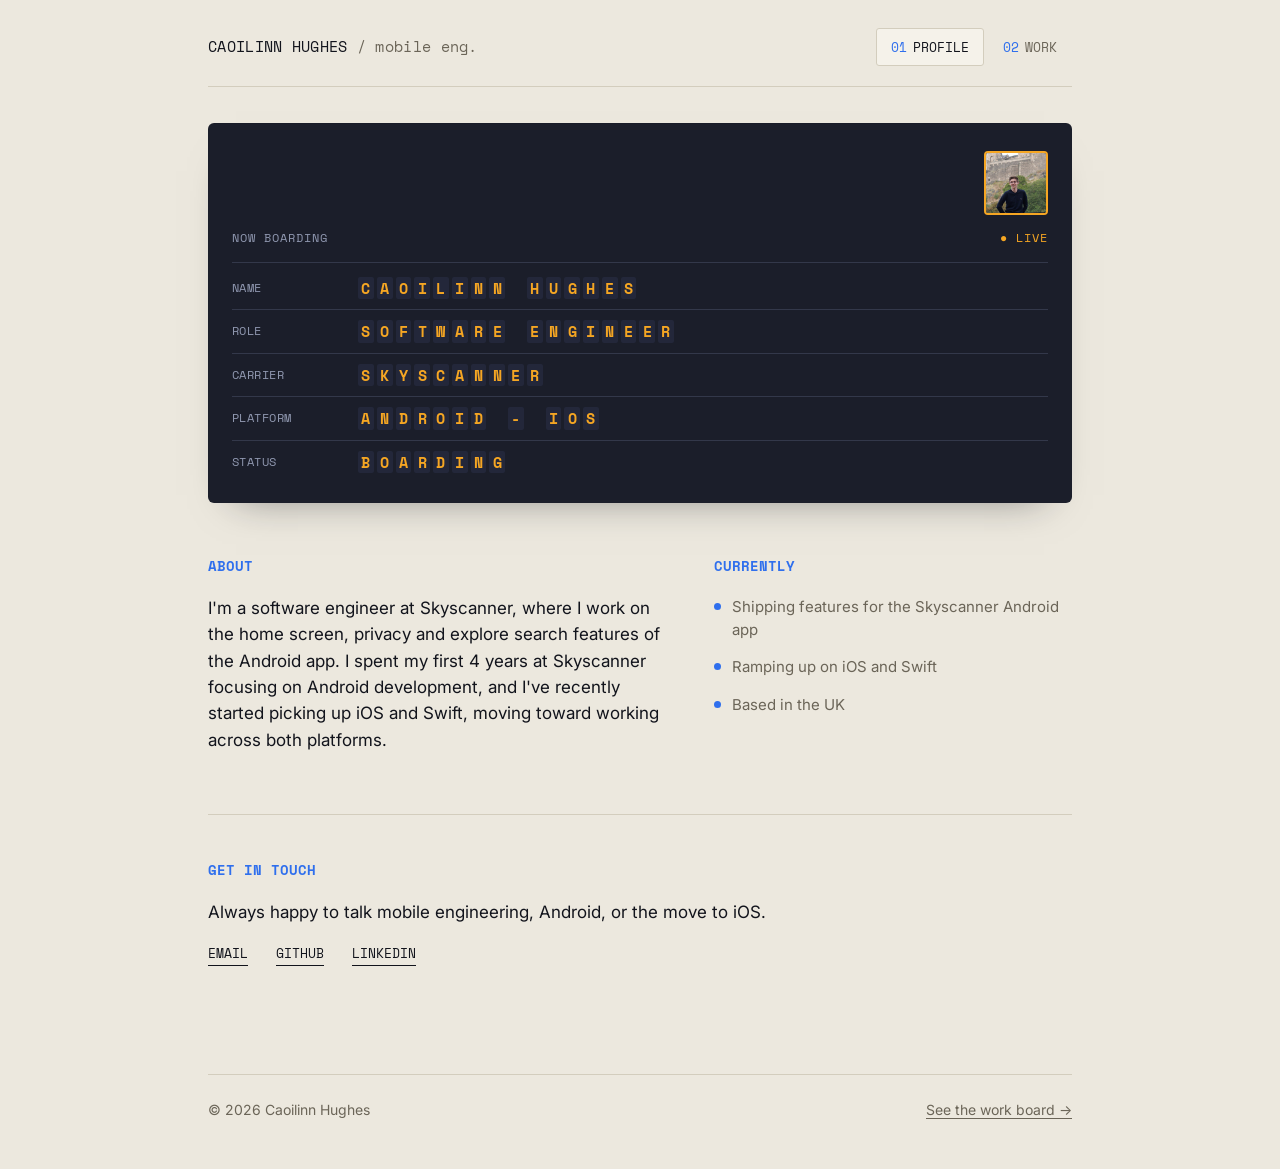
<file: index.html>
<!DOCTYPE html>
<html lang="en">
<head>
<meta charset="UTF-8">
<meta name="viewport" content="width=device-width, initial-scale=1.0">
<title>Caoilinn Hughes — Software Engineer</title>
<meta name="description" content="Caoilinn Hughes, software engineer at Skyscanner working on Android and iOS.">
<link rel="preconnect" href="https://fonts.googleapis.com">
<link rel="preconnect" href="https://fonts.gstatic.com" crossorigin>
<link href="https://fonts.googleapis.com/css2?family=Inter:wght@400;500;600;700&family=Space+Mono:wght@400;700&display=swap" rel="stylesheet">
<link rel="stylesheet" href="styles.css">
</head>
<body>

<div class="shell">
  <header class="topbar">
    <a class="mark" href="index.html">CAOILINN HUGHES<span> / mobile eng.</span></a>
    <nav aria-label="Primary">
      <ul class="gates">
        <li><a href="index.html" aria-current="page"><span class="gate-no">01</span>PROFILE</a></li>
        <li><a href="work.html"><span class="gate-no">02</span>WORK</a></li>
      </ul>
    </nav>
  </header>

  <main>
    <div class="board" role="img" aria-label="Departure board: Caoilinn Hughes, Software Engineer, Skyscanner, Android to iOS, status boarding">
        <div class="board-id">
            <img class="board-photo" src="profile.jpeg" alt="Caoilinn Hughes">
  </div>
      <div class="board-head">
        <span>NOW BOARDING</span>
        <span class="blink">● LIVE</span>
      </div>
      <div class="flap-row">
        <span class="flap-label">NAME</span>
        <span class="flap-value" data-flap="CAOILINN HUGHES"></span>
      </div>
      <div class="flap-row">
        <span class="flap-label">ROLE</span>
        <span class="flap-value" data-flap="SOFTWARE ENGINEER"></span>
      </div>
      <div class="flap-row">
        <span class="flap-label">CARRIER</span>
        <span class="flap-value" data-flap="SKYSCANNER"></span>
      </div>
      <div class="flap-row">
        <span class="flap-label">PLATFORM</span>
        <span class="flap-value" data-flap="ANDROID - IOS"></span>
      </div>
      <div class="flap-row">
        <span class="flap-label">STATUS</span>
        <span class="flap-value" data-flap="BOARDING"></span>
      </div>
    </div>

    <section class="block two-col">
      <div>
        <h2>ABOUT</h2>
        <p>
          I'm a software engineer at Skyscanner, where I work on the home screen, privacy and explore search features of the Android app. I spent my first 4 years at Skyscanner focusing on Android development, and I've recently started picking up iOS
          and Swift, moving toward working across both platforms.
        </p>
      </div>
      <div>
        <h2>CURRENTLY</h2>
        <ul class="now-list">
          <li>Shipping features for the Skyscanner Android app</li>
          <li>Ramping up on iOS and Swift</li>
          <li>Based in the UK</li>
        </ul>
      </div>
    </section>

    <section class="block">
      <h2>GET IN TOUCH</h2>
      <p style="margin-bottom: 18px;">Always happy to talk mobile engineering, Android, or the move to iOS.</p>
      <div class="contact-strip">
        <a href="mailto:caoilinn.hughes@outlook.com">EMAIL</a>
        <a href="https://github.com/Caoilinn" target="_blank" rel="noopener">GITHUB</a>
        <a href="https://www.linkedin.com/in/caoilinn-hughes" target="_blank" rel="noopener">LINKEDIN</a>
      </div>
    </section>
  </main>

  <footer class="sitefoot">
    <span>© 2026 Caoilinn Hughes</span>
    <a href="work.html">See the work board →</a>
  </footer>
</div>

<script src="script.js"></script>
</body>
</html>
</file>
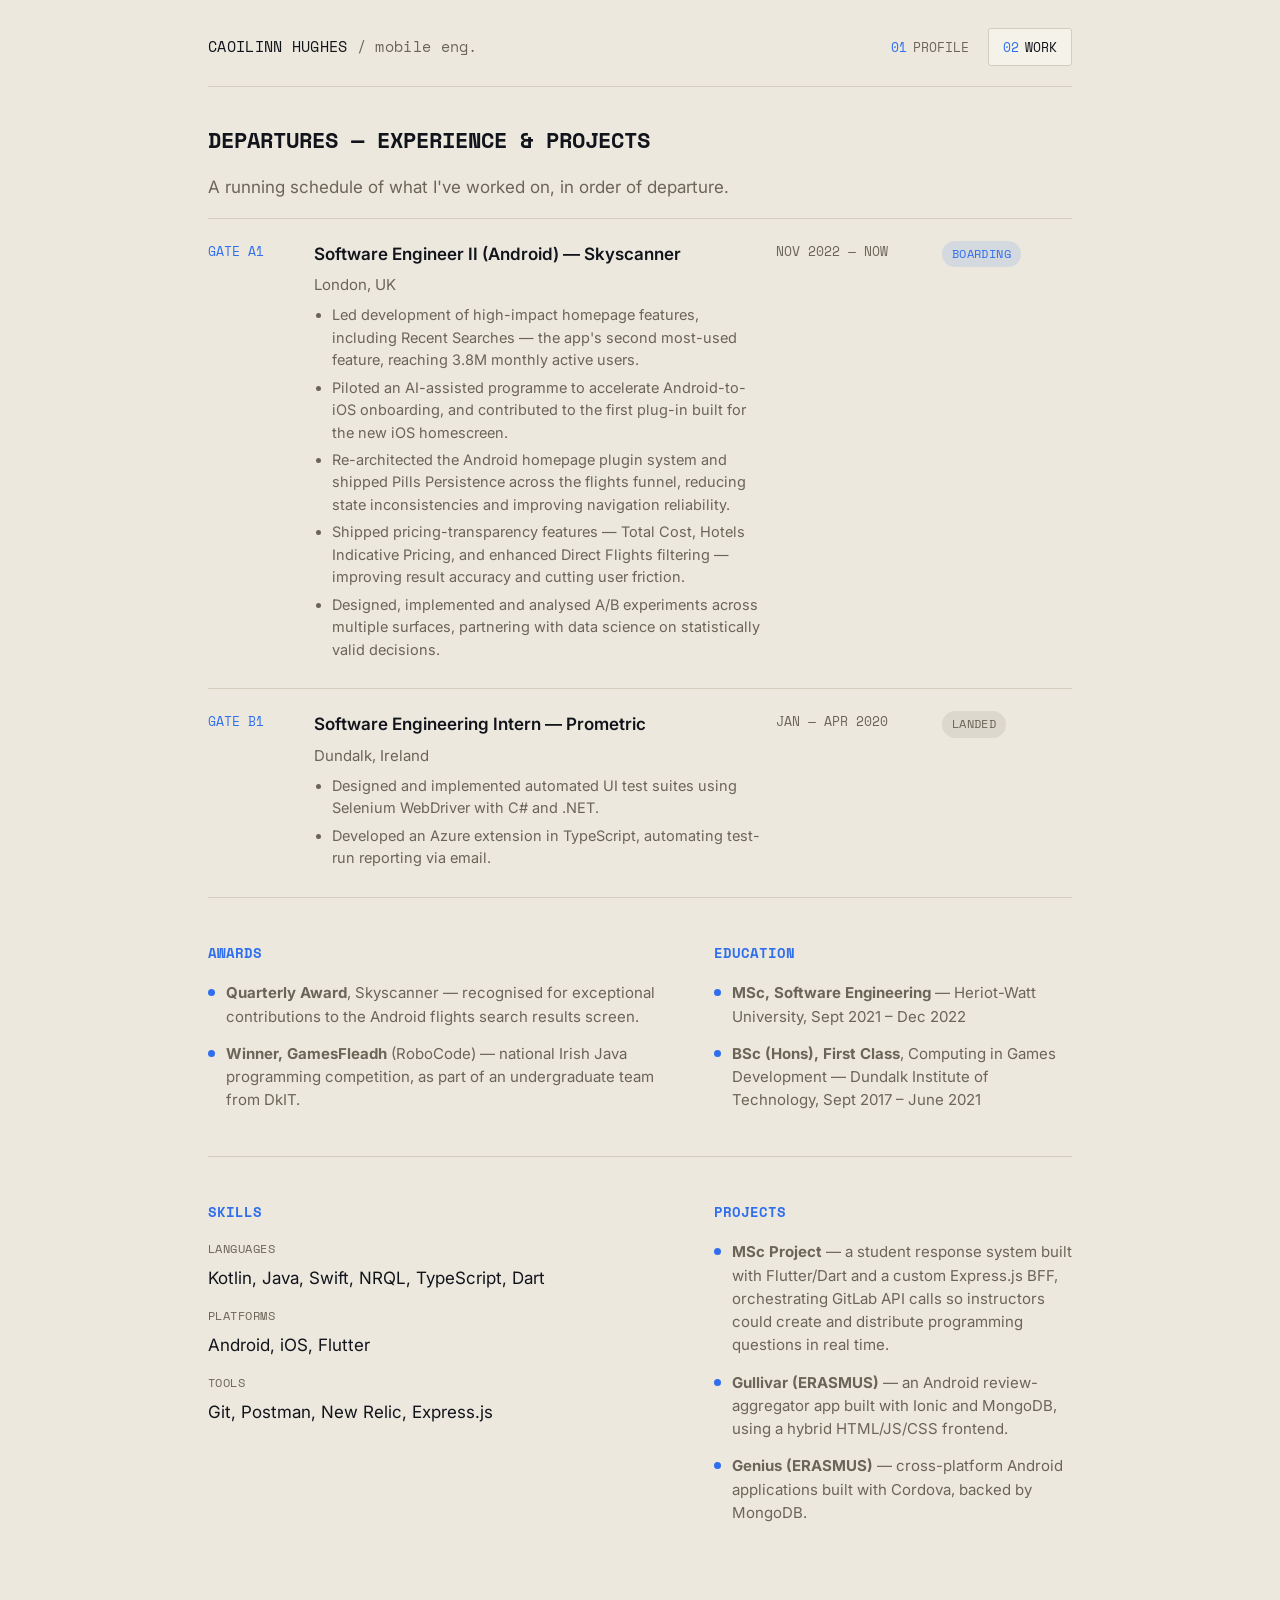
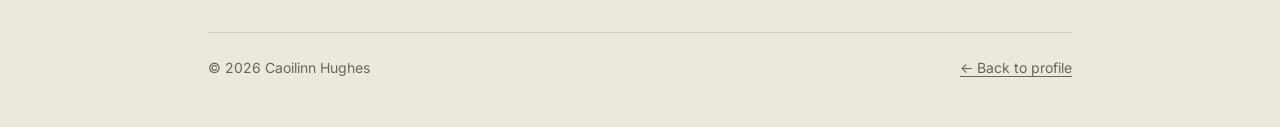
<file: work.html>
<!DOCTYPE html>
<html lang="en">
<head>
<meta charset="UTF-8">
<meta name="viewport" content="width=device-width, initial-scale=1.0">
<title>Work — Caoilinn Hughes</title>
<meta name="description" content="Experience, education and projects — Caoilinn Hughes, software engineer at Skyscanner.">
<link rel="preconnect" href="https://fonts.googleapis.com">
<link rel="preconnect" href="https://fonts.gstatic.com" crossorigin>
<link href="https://fonts.googleapis.com/css2?family=Inter:wght@400;500;600;700&family=Space+Mono:wght@400;700&display=swap" rel="stylesheet">
<link rel="stylesheet" href="styles.css">
</head>
<body>

<div class="shell">
  <header class="topbar">
    <a class="mark" href="index.html">CAOILINN HUGHES<span> / mobile eng.</span></a>
    <nav aria-label="Primary">
      <ul class="gates">
        <li><a href="index.html"><span class="gate-no">01</span>PROFILE</a></li>
        <li><a href="work.html" aria-current="page"><span class="gate-no">02</span>WORK</a></li>
      </ul>
    </nav>
  </header>

  <main>
    <div class="page-intro">
      <h1>DEPARTURES — EXPERIENCE &amp; PROJECTS</h1>
      <p>A running schedule of what I've worked on, in order of departure.</p>
    </div>

    <div class="schedule">

      <div class="schedule-row">
        <span class="gate">GATE A1</span>
        <div class="dest">
          <h3>Software Engineer II (Android) — Skyscanner</h3>
          <p>London, UK</p>
          <ul>
            <li>Led development of high-impact homepage features, including Recent Searches — the app's second most-used feature, reaching 3.8M monthly active users.</li>
            <li>Piloted an AI-assisted programme to accelerate Android-to-iOS onboarding, and contributed to the first plug-in built for the new iOS homescreen.</li>
            <li>Re-architected the Android homepage plugin system and shipped Pills Persistence across the flights funnel, reducing state inconsistencies and improving navigation reliability.</li>
            <li>Shipped pricing-transparency features — Total Cost, Hotels Indicative Pricing, and enhanced Direct Flights filtering — improving result accuracy and cutting user friction.</li>
            <li>Designed, implemented and analysed A/B experiments across multiple surfaces, partnering with data science on statistically valid decisions.</li>
          </ul>
        </div>
        <span class="when">NOV 2022 — NOW</span>
        <span class="status-pill active">BOARDING</span>
      </div>

      <div class="schedule-row">
        <span class="gate">GATE B1</span>
        <div class="dest">
          <h3>Software Engineering Intern — Prometric</h3>
          <p>Dundalk, Ireland</p>
          <ul>
            <li>Designed and implemented automated UI test suites using Selenium WebDriver with C# and .NET.</li>
            <li>Developed an Azure extension in TypeScript, automating test-run reporting via email.</li>
          </ul>
        </div>
        <span class="when">JAN — APR 2020</span>
        <span class="status-pill landed">LANDED</span>
      </div>

    </div>

    <section class="block two-col">
      <div>
        <h2>AWARDS</h2>
        <ul class="now-list">
          <li><strong>Quarterly Award</strong>, Skyscanner — recognised for exceptional contributions to the Android flights search results screen.</li>
          <li><strong>Winner, GamesFleadh</strong> (RoboCode) — national Irish Java programming competition, as part of an undergraduate team from DkIT.</li>
        </ul>
      </div>
      <div>
        <h2>EDUCATION</h2>
        <ul class="now-list">
          <li><strong>MSc, Software Engineering</strong> — Heriot-Watt University, Sept 2021 – Dec 2022</li>
          <li><strong>BSc (Hons), First Class</strong>, Computing in Games Development — Dundalk Institute of Technology, Sept 2017 – June 2021</li>
        </ul>
      </div>
    </section>

    <section class="block two-col">
      <div>
        <h2>SKILLS</h2>
        <div class="skill-group">
          <h3>LANGUAGES</h3>
          <p>Kotlin, Java, Swift, NRQL, TypeScript, Dart</p>
        </div>
        <div class="skill-group">
          <h3>PLATFORMS</h3>
          <p>Android, iOS, Flutter</p>
        </div>
        <div class="skill-group">
          <h3>TOOLS</h3>
          <p>Git, Postman, New Relic, Express.js</p>
        </div>
      </div>
      <div>
        <h2>PROJECTS</h2>
        <ul class="now-list">
          <li><strong>MSc Project</strong> — a student response system built with Flutter/Dart and a custom Express.js BFF, orchestrating GitLab API calls so instructors could create and distribute programming questions in real time.</li>
          <li><strong>Gullivar (ERASMUS)</strong> — an Android review-aggregator app built with Ionic and MongoDB, using a hybrid HTML/JS/CSS frontend.</li>
          <li><strong>Genius (ERASMUS)</strong> — cross-platform Android applications built with Cordova, backed by MongoDB.</li>
        </ul>
      </div>
    </section>
  </main>

  <footer class="sitefoot">
    <span>© 2026 Caoilinn Hughes</span>
    <a href="index.html">← Back to profile</a>
  </footer>
</div>

<script src="script.js"></script>
</body>
</html>
</file>
<file: styles.css>
/* ============================================================
   Caoilinn Hughes — profile site
   Design concept: an airport departures board.
   Software that ships to a gate, a platform, a destination —
   fitting language for a mobile engineer moving Android → iOS.
   ============================================================ */

:root {
  --ink: #12141c;
  --paper: #ece8de;
  --paper-raised: #f5f2ea;
  --board: #1b1e2a;
  --board-line: #33384a;
  --flap-amber: #f5a623;
  --signal-blue: #2f6fed;
  --line: #d3cdbd;
  --muted: #6b6558;
  --muted-on-board: #9098b0;

  --font-board: "Space Mono", "JetBrains Mono", ui-monospace, monospace;
  --font-body: "Inter", "Helvetica Neue", Arial, sans-serif;

  --measure: 62ch;
}

* { box-sizing: border-box; }

html { scroll-behavior: smooth; }

@media (prefers-reduced-motion: reduce) {
  html { scroll-behavior: auto; }
  * { animation-duration: 0.001ms !important; animation-iteration-count: 1 !important; transition-duration: 0.001ms !important; }
}

body {
  margin: 0;
  background: var(--paper);
  color: var(--ink);
  font-family: var(--font-body);
  font-size: 17px;
  line-height: 1.55;
  -webkit-font-smoothing: antialiased;
}

a { color: inherit; }

img { max-width: 100%; }

::selection { background: var(--flap-amber); color: var(--ink); }

:focus-visible {
  outline: 2px solid var(--signal-blue);
  outline-offset: 3px;
  border-radius: 2px;
}

/* ---------- shell / nav ---------- */

.shell {
  max-width: 920px;
  margin: 0 auto;
  padding: 0 28px;
}

.topbar {
  display: flex;
  align-items: center;
  justify-content: space-between;
  padding: 28px 0 20px;
  border-bottom: 1px solid var(--line);
}

.mark {
  font-family: var(--font-board);
  font-size: 15px;
  letter-spacing: 0.02em;
  text-decoration: none;
  color: var(--ink);
}

.mark span { color: var(--muted); }

.gates {
  display: flex;
  gap: 4px;
  list-style: none;
  margin: 0;
  padding: 0;
}

.gates a {
  display: block;
  font-family: var(--font-board);
  font-size: 13px;
  text-decoration: none;
  padding: 8px 14px;
  border-radius: 3px;
  color: var(--muted);
  border: 1px solid transparent;
}

.gates a:hover { color: var(--ink); }

.gates a[aria-current="page"] {
  color: var(--ink);
  border-color: var(--line);
  background: var(--paper-raised);
}

.gates .gate-no { color: var(--signal-blue); margin-right: 6px; }

footer.sitefoot {
  border-top: 1px solid var(--line);
  margin-top: 64px;
  padding: 24px 0 48px;
  color: var(--muted);
  font-size: 14px;
  display: flex;
  justify-content: space-between;
  flex-wrap: wrap;
  gap: 8px;
}

footer.sitefoot a { text-decoration: underline; text-underline-offset: 3px; }

/* ---------- departure board ---------- */

.board {
  position: relative; 
  background: var(--board);
  border-radius: 6px;
  padding: 28px 24px 20px;
  margin: 36px 0 8px;
  box-shadow: 0 1px 0 rgba(0,0,0,0.06) inset, 0 20px 40px -28px rgba(18,20,28,0.55);
}

.board-id {
  display: flex;
  justify-content: flex-end;
  margin-bottom: 14px;
}

.board-photo {
  width: 64px;
  height: 64px;
  object-fit: cover;
  object-position: top center;
  border-radius: 4px;
  border: 2px solid var(--flap-amber);
  background: var(--board-line);
}

@media (max-width: 620px) {
  .board-photo { width: 44px; height: 44px; }
}

.board-head {
  display: flex;
  justify-content: space-between;
  align-items: baseline;
  font-family: var(--font-board);
  color: var(--muted-on-board);
  font-size: 12px;
  letter-spacing: 0.08em;
  padding-bottom: 14px;
  border-bottom: 1px solid var(--board-line);
  margin-bottom: 4px;
}

.board-head .blink {
  color: var(--flap-amber);
  animation: blink 1.6s steps(1) infinite;
}

@keyframes blink { 50% { opacity: 0.25; } }

.flap-row {
  display: grid;
  grid-template-columns: 108px 1fr;
  align-items: center;
  gap: 18px;
  padding: 10px 0;
  border-bottom: 1px solid var(--board-line);
}

.flap-row:last-child { border-bottom: none; }

.flap-label {
  font-family: var(--font-board);
  font-size: 12px;
  color: var(--muted-on-board);
  letter-spacing: 0.04em;
}

.flap-value {
  display: flex;
  flex-wrap: wrap;
  gap: 3px;
}

.flap {
  font-family: var(--font-board);
  font-weight: 700;
  font-size: 15px;
  color: var(--flap-amber);
  background: #23273a;
  border-radius: 2px;
  min-width: 1.05em;
  text-align: center;
  padding: 3px 2px;
  line-height: 1.1;
}

.flap.is-space { background: transparent; }

@media (max-width: 620px) {
  .board { padding: 22px 16px 16px; }
  .flap-row { grid-template-columns: 1fr; gap: 4px; }
  .flap { font-size: 13px; }
}

/* ---------- prose sections ---------- */

section.block {
  padding: 44px 0;
  border-bottom: 1px solid var(--line);
}

section.block:last-of-type { border-bottom: none; }

.block h2 {
  font-family: var(--font-board);
  font-size: 14px;
  font-weight: 700;
  color: var(--signal-blue);
  margin: 0 0 18px;
}

.block p, .block li {
  max-width: var(--measure);
  color: var(--ink);
}

.block p + p { margin-top: 14px; }

.two-col {
  display: grid;
  grid-template-columns: 1.3fr 1fr;
  gap: 40px;
}

@media (max-width: 700px) {
  .two-col { grid-template-columns: 1fr; gap: 28px; }
}

.now-list {
  list-style: none;
  margin: 0;
  padding: 0;
  display: flex;
  flex-direction: column;
  gap: 14px;
}

.now-list li {
  padding-left: 18px;
  position: relative;
  font-size: 15px;
  color: var(--muted);
}

.now-list li::before {
  content: "";
  position: absolute;
  left: 0;
  top: 8px;
  width: 7px;
  height: 7px;
  background: var(--signal-blue);
  border-radius: 50%;
}

.contact-strip {
  display: flex;
  flex-wrap: wrap;
  gap: 12px 28px;
}

.contact-strip a {
  font-family: var(--font-board);
  font-size: 13px;
  text-decoration: none;
  padding-bottom: 2px;
  border-bottom: 1px solid var(--ink);
}

.contact-strip a:hover { border-color: var(--signal-blue); color: var(--signal-blue); }

/* ---------- schedule (work page) ---------- */

.schedule {
  border-top: 1px solid var(--line);
  margin-top: 8px;
}

.schedule-row {
  display: grid;
  grid-template-columns: 90px 1fr 150px 130px;
  gap: 16px;
  align-items: start;
  padding: 22px 0;
  border-bottom: 1px solid var(--line);
}

.schedule-row .gate {
  font-family: var(--font-board);
  font-size: 13px;
  color: var(--signal-blue);
}

.schedule-row .dest h3 {
  margin: 0 0 6px;
  font-size: 17px;
  font-weight: 600;
}

.schedule-row .dest p {
  margin: 0;
  color: var(--muted);
  font-size: 15px;
  max-width: 52ch;
}

.schedule-row .dest ul {
  margin: 8px 0 0;
  padding-left: 18px;
  max-width: 54ch;
  color: var(--muted);
  font-size: 14.5px;
}

.schedule-row .dest ul li { margin-bottom: 5px; }

.skill-group + .skill-group { margin-top: 16px; }

.skill-group h3 {
  font-family: var(--font-board);
  font-size: 12px;
  letter-spacing: 0.04em;
  color: var(--muted);
  margin: 0 0 6px;
  font-weight: 400;
}

.skill-group p { margin: 0; }

.schedule-row .when {
  font-family: var(--font-board);
  font-size: 13px;
  color: var(--muted);
}

.status-pill {
  font-family: var(--font-board);
  font-size: 12px;
  letter-spacing: 0.03em;
  padding: 4px 10px;
  border-radius: 20px;
  justify-self: start;
  white-space: nowrap;
}

.status-pill.active {
  background: rgba(47,111,237,0.12);
  color: var(--signal-blue);
}

.status-pill.landed {
  background: rgba(107,101,88,0.12);
  color: var(--muted);
}

@media (max-width: 720px) {
  .schedule-row {
    grid-template-columns: 1fr;
    gap: 6px;
  }
  .schedule-row .gate { order: -1; }
}

.page-intro {
  padding-top: 36px;
}

.page-intro h1 {
  font-family: var(--font-board);
  font-size: 22px;
  margin: 0 0 10px;
}

.page-intro p {
  max-width: var(--measure);
  color: var(--muted);
}
</file>
